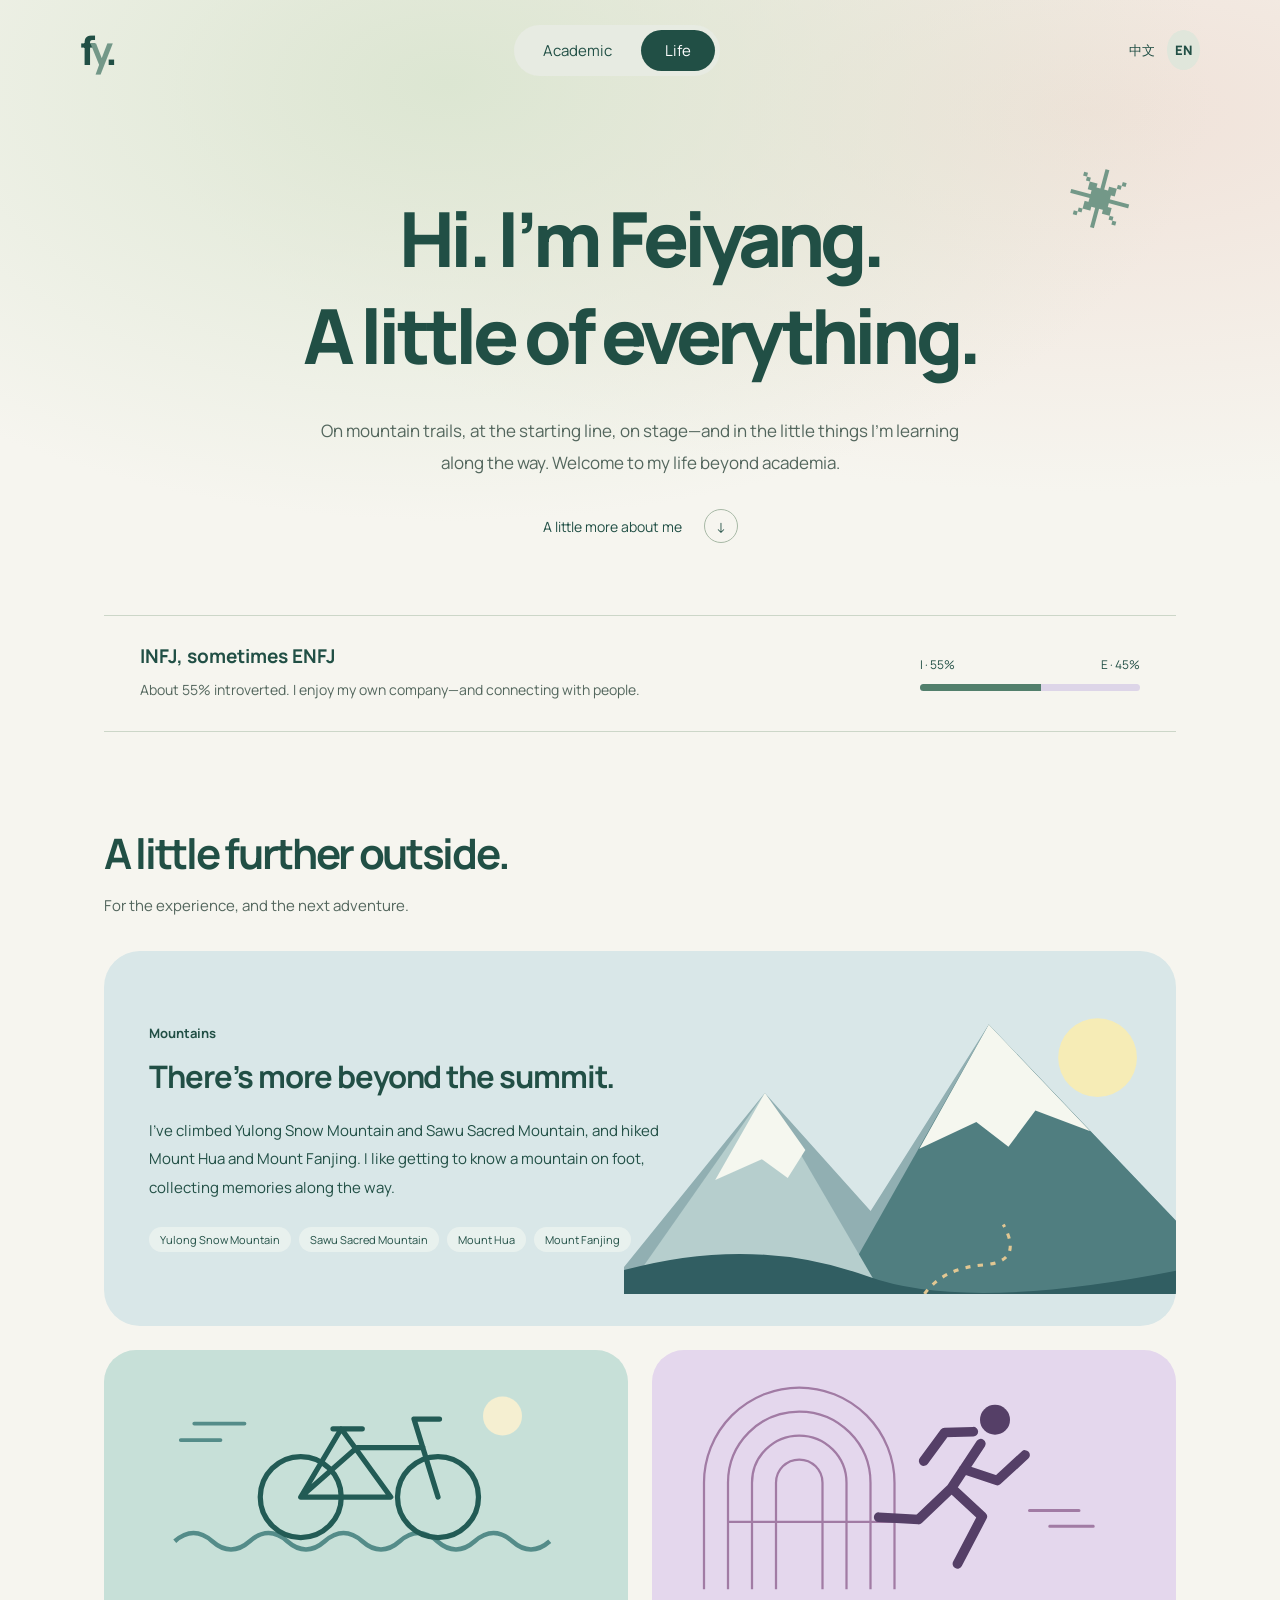
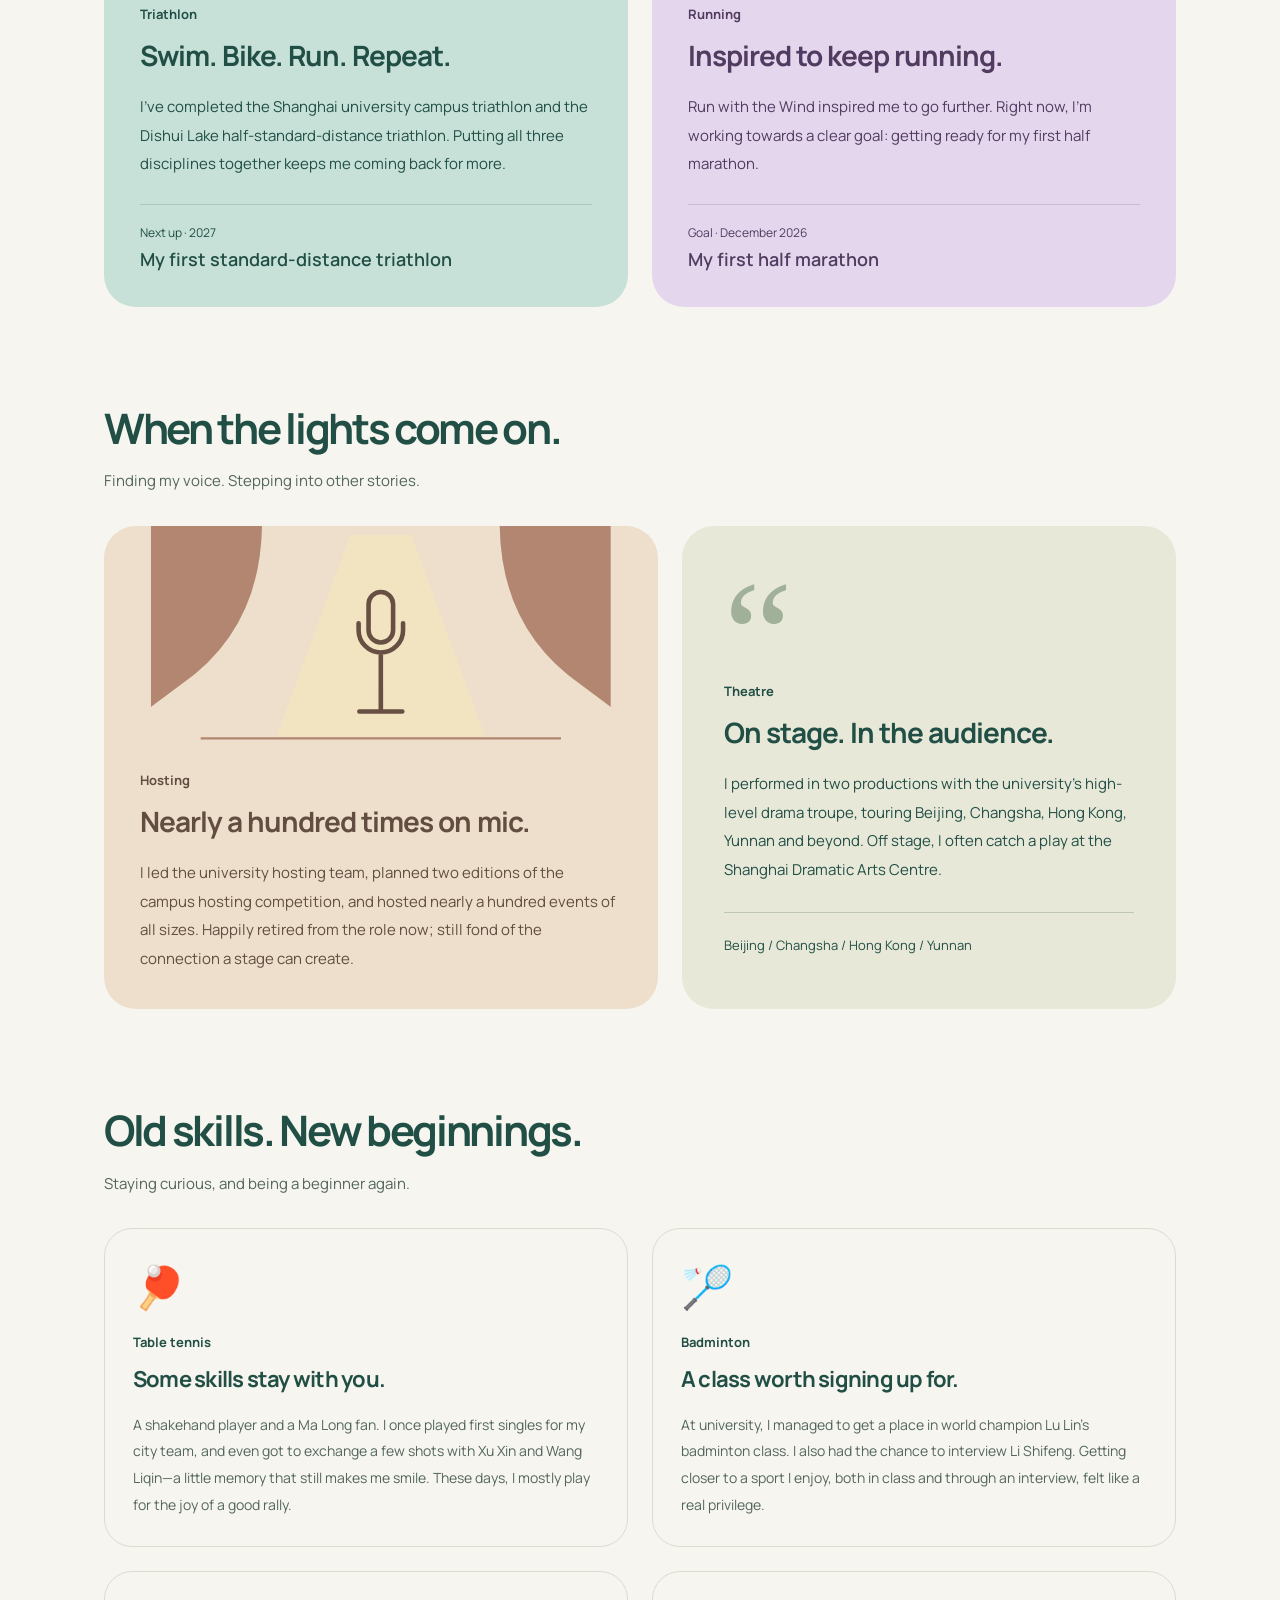
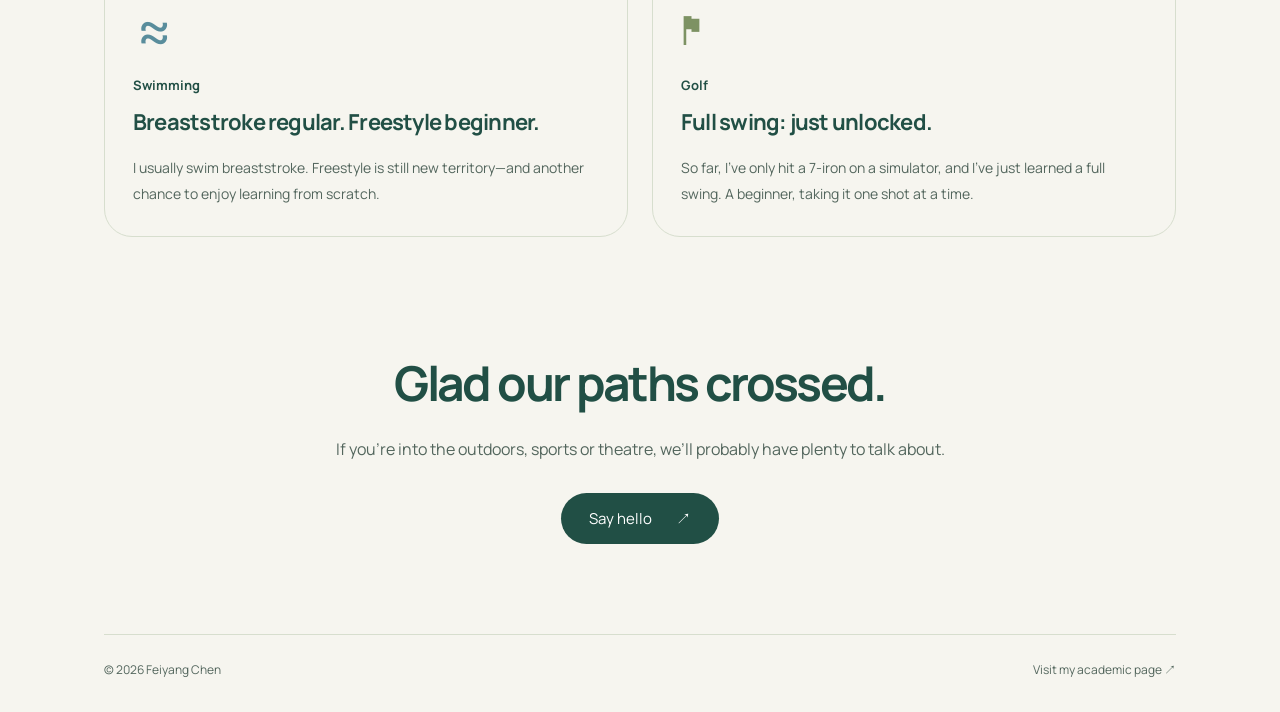
<file: life.html>
<!DOCTYPE html>
<html lang="zh-CN">
<head>
<meta charset="utf-8"><meta name="viewport" content="width=device-width, initial-scale=1">
<meta name="description" content="认识生活中的陈飞扬：登山、铁三、跑步、主持、话剧，以及不断尝试的新爱好。">
<meta name="theme-color" content="#f6f5ef"><title>生活中的陈飞扬 | Feiyang Chen</title>
<link rel="icon" href="static/assets/favicon.ico"><link rel="preconnect" href="https://fonts.googleapis.com"><link rel="preconnect" href="https://fonts.gstatic.com" crossorigin>
<link href="https://fonts.googleapis.com/css2?family=Manrope:wght@400;500;600;700;800&display=swap" rel="stylesheet">
<link rel="stylesheet" href="static/css/life.css?v=20261017-life2">
<script defer src="static/js/language.js?v=20261017-life2"></script><script defer src="static/js/life.js?v=20261017-life2"></script>
</head><body>
<svg class="art-library" xmlns="http://www.w3.org/2000/svg" aria-hidden="true"><defs>
<symbol id="art-mountain" viewBox="0 0 600 300">
<circle cx="457" cy="72" r="38" fill="#f6ecb6"/><path d="M0 274 136 106 238 220 352 40 600 300H0Z" fill="#91afb2"/><path d="m352 40 248 260H205Z" fill="#507e80"/><path d="m352 40-67 120 55-26 31 24 26-35 53 20Z" fill="#f5f7ef"/><path d="M0 300 136 106 249 300Z" fill="#b6cecd"/><path d="m136 106-48 84 45-20 25 18 17-27Z" fill="#f5f7ef"/><path d="M0 277Q125 243 235 283T600 263V300H0Z" fill="#315e62"/><path d="M290 300q18-25 57-28t19-39" fill="none" stroke="#e2c792" stroke-width="3" stroke-dasharray="5 7"/>
</symbol>
<symbol id="art-tri" viewBox="0 0 600 300">
<path d="M45 235q25-22 50 0t50 0t50 0t50 0t50 0t50 0t50 0t50 0t50 0t50 0" fill="none" stroke="#548c89" stroke-width="6"/>
<g fill="none" stroke="#225b55" stroke-width="7" stroke-linecap="round" stroke-linejoin="round"><circle cx="213" cy="176" r="54"/><circle cx="396" cy="176" r="54"/><path d="m213 176 54-91 66 91H213l75-66h88m20 66-32-104h34m-142 13h39"/></g>
<circle cx="482" cy="68" r="26" fill="#f5efd1"/><path d="M71 78h67m-85 22h53" stroke="#548c89" stroke-width="5" stroke-linecap="round"/>
</symbol>
<symbol id="art-run" viewBox="0 0 600 300">
<g fill="none" stroke="#a17ba4" stroke-width="3"><path d="M20 299V157a127 127 0 0 1 254 0v142m-222 0V157a95 95 0 0 1 190 0v142m-190-90h222"/><path d="M84 299V157a63 63 0 0 1 126 0v142m-94 0V157a31 31 0 0 1 62 0v142"/></g>
<g stroke="#553f67" stroke-width="13" fill="none" stroke-linecap="round" stroke-linejoin="round"><path d="m389 105-39 59 41 38-33 63m-9-100-43 41-53-3m113-64 45 15 37-34m-69-31-38 1-28 38"/></g><circle cx="408" cy="73" r="20" fill="#553f67"/>
<path d="M454 194h66m-39 21h58" stroke="#a17ba4" stroke-width="4" stroke-linecap="round"/>
</symbol>
<symbol id="art-stage" viewBox="0 0 600 300">
<path d="M0 0h145q-2 135-106 207L0 236ZM600 0H455q2 135 106 207l39 29Z" fill="#b28670"/><path d="m260 12-96 263h272L340 12Z" fill="#f7e6bc" opacity=".65"/>
<g fill="none" stroke="#684f43" stroke-width="6" stroke-linecap="round"><rect x="284" y="86" width="32" height="66" rx="16"/><path d="M271 127v9a29 29 0 0 0 58 0v-9m-29 38v77m-28 0h56"/></g><path d="M65 277h470" stroke="#b28670" stroke-width="3"/>
</symbol>
</defs></svg>
<a class="skip-link" href="#life-main"><span data-zh="跳至正文" data-en="Skip to content">跳至正文</span></a>
<header class="life-header"><a class="wordmark" href="life.html" data-page-link="life.html" aria-label="Feiyang Chen">f<span>y</span>.</a>
<nav class="mode-switch" aria-label="页面风格" data-label-zh="页面风格" data-label-en="Page style"><a href="index.html" data-page-link="index.html"><span data-zh="学术" data-en="Academic">学术</span></a><a href="life.html" aria-current="page" data-page-link="life.html"><span data-zh="生活" data-en="Life">生活</span></a></nav>
<div class="language-switch" role="group" aria-label="页面语言" data-label-zh="页面语言" data-label-en="Page language"><button data-language="zh" aria-pressed="true" lang="zh-CN">中文</button><button data-language="en" aria-pressed="false" lang="en">EN</button></div></header>
<main id="life-main" tabindex="-1">
<section class="hero"><div class="hero-flower" aria-hidden="true">✳</div>
<h1><span class="english-intro"><span data-zh="" data-en="Hi. I’m Feiyang."></span><br></span><span data-zh="生活，还有很多面。" data-en="A little of everything.">生活，还有很多面。</span></h1>
<p class="hero-intro" data-zh="山野、赛道、舞台，也在日常的小小尝试里。很高兴在这里，与你分享学术之外的我。" data-en="On mountain trails, at the starting line, on stage—and in the little things I’m learning along the way. Welcome to my life beyond academia.">山野、赛道、舞台，也在日常的小小尝试里。很高兴在这里，与你分享学术之外的我。</p>
<a class="explore" href="#outside"><span data-zh="往下走，认识一下" data-en="A little more about me">往下走，认识一下</span> <span aria-hidden="true">↓</span></a>
<div class="personality"><div><strong data-zh="INFJ，偶尔 ENFJ" data-en="INFJ, sometimes ENFJ">INFJ，偶尔 ENFJ</strong><p data-zh="I 属性大约 55%。喜欢独处，也享受与人相遇。" data-en="About 55% introverted. I enjoy my own company—and connecting with people.">I 属性大约 55%。喜欢独处，也享受与人相遇。</p></div><div class="personality-scale" aria-label="55% introverted"><div><span>I · 55%</span><span>E · 45%</span></div><div class="scale-track"><span></span></div></div></div>
</section>
<section class="life-section" id="outside"><div class="section-heading"><h2 data-zh="往山野去，往前一步。" data-en="A little further outside.">往山野去，往前一步。</h2><p data-zh="享受过程，也期待下一次出发。" data-en="For the experience, and the next adventure.">享受过程，也期待下一次出发。</p></div>
<article class="mountain-card"><div class="mountain-copy"><span class="interest-label" data-zh="登山" data-en="Mountains">登山</span><h3 data-zh="去看看，山那边的风景。" data-en="There’s more beyond the summit.">去看看，山那边的风景。</h3><p data-zh="爬过玉龙雪山和萨武神山，也走过华山、梵净山。喜欢用双脚认识一座山，把沿途的风景留在记忆里。" data-en="I’ve climbed Yulong Snow Mountain and Sawu Sacred Mountain, and hiked Mount Hua and Mount Fanjing. I like getting to know a mountain on foot, collecting memories along the way.">爬过玉龙雪山和萨武神山，也走过华山、梵净山。喜欢用双脚认识一座山，把沿途的风景留在记忆里。</p><div class="place-tags"><span data-zh="玉龙雪山" data-en="Yulong Snow Mountain">玉龙雪山</span><span data-zh="萨武神山" data-en="Sawu Sacred Mountain">萨武神山</span><span data-zh="华山" data-en="Mount Hua">华山</span><span data-zh="梵净山" data-en="Mount Fanjing">梵净山</span></div></div><svg class="illustration mountain" viewBox="0 0 600 300" aria-hidden="true"><use href="#art-mountain"/></svg></article>
<div class="two-up"><article class="interest-card tri-card"><svg class="illustration tri" viewBox="0 0 600 300" aria-hidden="true"><use href="#art-tri"/></svg><div class="card-copy"><span class="interest-label" data-zh="铁人三项" data-en="Triathlon">铁人三项</span><h3 data-zh="游、骑、跑。都想试试。" data-en="Swim. Bike. Run. Repeat.">游、骑、跑。都想试试。</h3><p data-zh="完成过上海大学生校园铁三和滴水湖半标铁三。三项连在一起的挑战，让我一直想再往前一步。" data-en="I’ve completed the Shanghai university campus triathlon and the Dishui Lake half-standard-distance triathlon. Putting all three disciplines together keeps me coming back for more.">完成过上海大学生校园铁三和滴水湖半标铁三。三项连在一起的挑战，让我一直想再往前一步。</p><div class="goal"><span data-zh="下一站 · 2027" data-en="Next up · 2027">下一站 · 2027</span><strong data-zh="完成第一个标铁" data-en="My first standard-distance triathlon">完成第一个标铁</strong></div></div></article>
<article class="interest-card run-card"><svg class="illustration run" viewBox="0 0 600 300" aria-hidden="true"><use href="#art-run"/></svg><div class="card-copy"><span class="interest-label" data-zh="跑步" data-en="Running">跑步</span><h3 data-zh="风在前面，我在路上。" data-en="Inspired to keep running.">风在前面，我在路上。</h3><p data-zh="受到《强风吹拂》的感召，开始向更远的距离出发。现在的目标很明确：认真准备人生第一个半程马拉松。" data-en="Run with the Wind inspired me to go further. Right now, I’m working towards a clear goal: getting ready for my first half marathon.">受到《强风吹拂》的感召，开始向更远的距离出发。现在的目标很明确：认真准备人生第一个半程马拉松。</p><div class="goal"><span data-zh="目标 · 2026 年 12 月" data-en="Goal · December 2026">目标 · 2026 年 12 月</span><strong data-zh="人生第一个半马" data-en="My first half marathon">人生第一个半马</strong></div></div></article></div></section>
<section class="life-section" id="stage"><div class="section-heading"><h2 data-zh="灯光亮起的时候。" data-en="When the lights come on.">灯光亮起的时候。</h2><p data-zh="喜欢表达，也喜欢走进别人的故事。" data-en="Finding my voice. Stepping into other stories.">喜欢表达，也喜欢走进别人的故事。</p></div>
<div class="stage-layout"><article class="hosting-card"><svg class="illustration stage" viewBox="0 0 600 300" aria-hidden="true"><use href="#art-stage"/></svg><div class="card-copy"><span class="interest-label" data-zh="主持" data-en="Hosting">主持</span><h3 data-zh="近百次拿起话筒。" data-en="Nearly a hundred times on mic.">近百次拿起话筒。</h3><p data-zh="曾任校主持人团团长，亲手策划了两届校园主持人大赛，主持过大大小小近百场活动。如今已经光荣退休，仍然喜欢舞台上与人交流的感觉。" data-en="I led the university hosting team, planned two editions of the campus hosting competition, and hosted nearly a hundred events of all sizes. Happily retired from the role now; still fond of the connection a stage can create.">曾任校主持人团团长，亲手策划了两届校园主持人大赛，主持过大大小小近百场活动。如今已经光荣退休，仍然喜欢舞台上与人交流的感觉。</p></div></article>
<article class="theatre-card"><div class="theatre-symbol" aria-hidden="true">“</div><span class="interest-label" data-zh="话剧" data-en="Theatre">话剧</span><h3 data-zh="在舞台上，也在观众席。" data-en="On stage. In the audience.">在舞台上，也在观众席。</h3><p data-zh="在学校高水平话剧团参演了两部话剧，随团到北京、长沙、香港、云南等地巡演。台下，也经常去上海话剧艺术中心看剧。" data-en="I performed in two productions with the university’s high-level drama troupe, touring Beijing, Changsha, Hong Kong, Yunnan and beyond. Off stage, I often catch a play at the Shanghai Dramatic Arts Centre.">在学校高水平话剧团参演了两部话剧，随团到北京、长沙、香港、云南等地巡演。台下，也经常去上海话剧艺术中心看剧。</p><div class="tour-route"><span data-zh="北京 / 长沙 / 香港 / 云南" data-en="Beijing / Changsha / Hong Kong / Yunnan">北京 / 长沙 / 香港 / 云南</span></div></article></div></section>
<section class="life-section" id="everyday"><div class="section-heading"><h2 data-zh="有童子功，也有新手村。" data-en="Old skills. New beginnings.">有童子功，也有新手村。</h2><p data-zh="保持好奇，允许自己从头学起。" data-en="Staying curious, and being a beginner again.">保持好奇，允许自己从头学起。</p></div><div class="small-grid">
<article class="small-card old-hand"><div class="sport-mark" aria-hidden="true">🏓</div><span class="interest-label" data-zh="乒乓球" data-en="Table tennis">乒乓球</span><h3 data-zh="童子功还在。" data-en="Some skills stay with you.">童子功还在。</h3><p data-zh="横拍选手，偶像是马龙。曾在市队担任团体一单，也有幸和许昕、王励勤简单对打过几球——值得开心很久的小插曲。现在主要打着玩，享受来回对拉的快乐。" data-en="A shakehand player and a Ma Long fan. I once played first singles for my city team, and even got to exchange a few shots with Xu Xin and Wang Liqin—a little memory that still makes me smile. These days, I mostly play for the joy of a good rally.">横拍选手，偶像是马龙。曾在市队担任团体一单，也有幸和许昕、王励勤简单对打过几球——值得开心很久的小插曲。现在主要打着玩，享受来回对拉的快乐。</p></article><article class="small-card badminton"><div class="sport-mark" aria-hidden="true">🏸</div><span class="interest-label" data-zh="羽毛球" data-en="Badminton">羽毛球</span><h3 data-zh="从抢课，到球场。" data-en="A class worth signing up for.">从抢课，到球场。</h3><p data-zh="大学里抢到了世界冠军卢琳老师的羽毛球课，也曾采访过李诗沣。能在课堂和采访中近距离接触自己喜欢的运动，是很幸运的经历。" data-en="At university, I managed to get a place in world champion Lu Lin’s badminton class. I also had the chance to interview Li Shifeng. Getting closer to a sport I enjoy, both in class and through an interview, felt like a real privilege.">大学里抢到了世界冠军卢琳老师的羽毛球课，也曾采访过李诗沣。能在课堂和采访中近距离接触自己喜欢的运动，是很幸运的经历。</p></article><article class="small-card swim"><div class="sport-mark" aria-hidden="true">≈</div><span class="interest-label" data-zh="游泳" data-en="Swimming">游泳</span><h3 data-zh="蛙泳熟悉，自由泳学习中。" data-en="Breaststroke regular. Freestyle beginner.">蛙泳熟悉，自由泳学习中。</h3><p data-zh="经常游蛙泳，自由泳还是菜鸟。换一种泳姿，也就多了一份从头学习的乐趣。" data-en="I usually swim breaststroke. Freestyle is still new territory—and another chance to enjoy learning from scratch.">经常游蛙泳，自由泳还是菜鸟。换一种泳姿，也就多了一份从头学习的乐趣。</p></article><article class="small-card golf"><div class="sport-mark" aria-hidden="true">⚑</div><span class="interest-label" data-zh="高尔夫" data-en="Golf">高尔夫</span><h3 data-zh="刚解锁，全挥杆。" data-en="Full swing: just unlocked.">刚解锁，全挥杆。</h3><p data-zh="目前只在模拟器上打过七铁，刚刚学会全挥杆。入门选手，慢慢来。" data-en="So far, I’ve only hit a 7-iron on a simulator, and I’ve just learned a full swing. A beginner, taking it one shot at a time.">目前只在模拟器上打过七铁，刚刚学会全挥杆。入门选手，慢慢来。</p></article></div></section>
<section class="closing"><h2 data-zh="很高兴，与你相遇。" data-en="Glad our paths crossed.">很高兴，与你相遇。</h2><p data-zh="如果你也喜欢山野、运动或剧场，我们大概会有很多话可聊。" data-en="If you’re into the outdoors, sports or theatre, we’ll probably have plenty to talk about.">如果你也喜欢山野、运动或剧场，我们大概会有很多话可聊。</p><a href="mailto:cfeiyang370@gmail.com"><span data-zh="打个招呼" data-en="Say hello">打个招呼</span> <span aria-hidden="true">↗</span></a></section>
</main><footer class="life-footer"><span>© 2026 Feiyang Chen</span><a href="index.html" data-page-link="index.html"><span data-zh="回到学术主页" data-en="Visit my academic page">回到学术主页</span> <span aria-hidden="true">↗</span></a></footer>
<div class="sr-only" id="language-status" role="status" aria-live="polite"></div>
</body></html>
</file>
<file: static/css/life.css>
:root{--paper:#f6f5ef;--ink:#214f45;--muted:#53665d;--mint:#c7e0d8;--lilac:#e4d7ed;--blue:#d9e7e8;--sand:#eddfcb;--font:'Manrope','PingFang SC','Microsoft YaHei',sans-serif}
*{box-sizing:border-box}html{scroll-behavior:smooth;scroll-padding-top:100px}body{margin:0;background:var(--paper);color:var(--ink);font-family:var(--font);-webkit-font-smoothing:antialiased}a{color:inherit;text-decoration:none}button{font:inherit;color:inherit;cursor:pointer}a:focus-visible,button:focus-visible{outline:3px solid #42796d;outline-offset:5px}::selection{background:#c7e0d8}p{line-height:1.9;margin:0}h1,h2,h3{margin:0;line-height:1.3}h1,h2{letter-spacing:-.055em}h3{letter-spacing:-.035em}svg{display:block}.art-library{position:absolute;width:0;height:0;overflow:hidden}.sr-only{position:absolute;width:1px;height:1px;overflow:hidden;clip-path:inset(50%)}.skip-link{position:fixed;top:-80px;left:20px;padding:12px;background:white;z-index:10}.skip-link:focus{top:12px}
.life-header{position:relative;z-index:2;max-width:1184px;margin:0 auto;min-height:100px;display:flex;align-items:center;justify-content:space-between;padding:20px 32px;gap:20px}.wordmark{font-size:40px;font-weight:800;letter-spacing:-5px;line-height:1}.wordmark span{color:#739888}.mode-switch{display:flex;gap:5px;border-radius:40px;background:#e7ebe2;padding:5px}.mode-switch a{padding:10px 24px;font-size:15px;border-radius:28px}.mode-switch a[aria-current]{background:var(--ink);color:#fff}.mode-switch a:not([aria-current]):hover{background:#d7e0d2}.language-switch{display:flex;gap:4px}.language-switch button{border:0;background:transparent;font-size:13px;min-height:40px;padding:8px;border-radius:50%}.language-switch button[aria-pressed=true]{background:#e0e6db;font-weight:800}
main{max-width:1120px;margin:auto;padding:0 24px}.hero{position:relative;text-align:center;padding:90px 0 0}.hero:before{content:'';position:absolute;top:-100px;left:50%;width:100vw;transform:translateX(-50%);height:560px;z-index:-1;background:radial-gradient(ellipse at 35% 15%,#dce6d2 0,transparent 65%),radial-gradient(ellipse at 85% 20%,#f0e2d9 0,transparent 60%)}.hero h1{font-size:clamp(40px,6.4vw,78px);font-weight:800;line-height:1.28}.hero-flower{position:absolute;right:4%;top:57px;font-size:64px;color:#739888;transform:rotate(15deg)}.hero-intro{max-width:650px;margin:30px auto 0;color:var(--muted);font-size:17px}.explore{display:inline-flex;align-items:center;gap:22px;margin-top:30px;font-size:14px}.explore span[aria-hidden]{display:grid;place-items:center;width:34px;height:34px;border:1px solid #a8b9a6;border-radius:50%}.explore:hover span[aria-hidden]{background:var(--ink);color:white}.personality{display:flex;align-items:center;justify-content:space-between;gap:30px;text-align:left;margin:72px 0 0;padding:27px 36px;border-top:1px solid #ccd6c8;border-bottom:1px solid #ccd6c8}.personality strong{font-size:19px}.personality p{font-size:14px;color:var(--muted);margin-top:8px}.personality-scale{width:220px;flex-shrink:0;font-size:12px}.personality-scale>div:first-child{display:flex;justify-content:space-between}.scale-track{height:7px;background:#ddd5e8;border-radius:8px;margin-top:11px;overflow:hidden}.scale-track span{display:block;width:55%;height:100%;background:#527f6c}
.life-section{margin-top:94px}.section-heading{margin-bottom:30px}.section-heading h2{font-size:clamp(29px,3.4vw,42px);font-weight:700}.section-heading p{font-size:15px;color:var(--muted);margin-top:12px}.mountain-card{background:var(--blue);border-radius:36px;position:relative;overflow:hidden;min-height:375px;display:flex;align-items:center}.mountain-copy{position:relative;z-index:1;width:55%;padding:45px}.interest-label{font-size:13px;font-weight:700;display:block;margin-bottom:14px}.mountain-copy h3,.card-copy h3,.theatre-card h3{font-size:28px;margin-bottom:20px}.mountain-copy p,.card-copy p,.theatre-card p{font-size:15px;max-width:44em}.place-tags{display:flex;flex-wrap:wrap;gap:8px;margin-top:25px}.place-tags span{font-size:11px;background:#eff5f1b3;border-radius:16px;padding:5px 11px}.mountain-card>.illustration{position:absolute;width:58%;right:-70px;bottom:0;height:100%;object-fit:contain}.two-up{display:grid;grid-template-columns:1fr 1fr;gap:24px;margin-top:24px}.interest-card{border-radius:32px;overflow:hidden;display:flex;flex-direction:column}.tri-card{background:var(--mint)}.run-card{background:var(--lilac);color:#513b60}.interest-card>.illustration{width:100%;height:225px;margin-top:15px}.card-copy{padding:15px 36px 36px;display:flex;flex:1;flex-direction:column}.goal{border-top:1px solid #46605433;margin-top:auto;padding-top:19px;display:flex;flex-direction:column;gap:6px}.card-copy p+.goal{margin-top:25px}.goal span{font-size:12px}.goal strong{font-size:18px;font-weight:600}
.stage-layout{display:grid;grid-template-columns:1.12fr 1fr;gap:24px}.hosting-card{background:var(--sand);border-radius:32px;overflow:hidden;color:#624d40}.hosting-card>.illustration{height:230px;width:100%}.theatre-card{background:#e8e8d9;border-radius:32px;padding:42px;display:flex;flex-direction:column;justify-content:center}.theatre-symbol{font-family:Georgia,serif;font-size:155px;line-height:.75;color:#a1b098;height:105px}.tour-route{font-size:13px;border-top:1px solid #bdc7b3;margin-top:28px;padding-top:21px;line-height:1.8}.small-grid{display:grid;grid-template-columns:repeat(2,1fr);gap:24px}.small-card{padding:28px;border:1px solid #d7dece;border-radius:28px}.sport-mark{font-size:42px;line-height:1.4;height:76px}.swim .sport-mark{color:#598d9c;font-size:64px;line-height:1}.golf .sport-mark{color:#7d9263}.small-card h3{font-size:22px;margin-bottom:18px}.small-card p{font-size:14px;color:var(--muted)}.closing{text-align:center;margin:115px auto 90px;max-width:650px}.closing h2{font-size:clamp(32px,4vw,48px)}.closing p{color:var(--muted);font-size:16px;margin:20px 0 28px}.closing a{display:inline-flex;gap:24px;align-items:center;background:var(--ink);color:white;border-radius:40px;padding:15px 28px;font-size:15px}.closing a:hover{background:#326c59}.life-footer{border-top:1px solid #d7dece;max-width:1072px;margin:auto;padding:26px 0 32px;display:flex;justify-content:space-between;gap:20px;font-size:12px;color:var(--muted)}.life-footer a:hover{text-decoration:underline}
html[lang=en] .hero h1{font-size:clamp(40px,6.2vw,76px);letter-spacing:-.065em}html[lang=en] .mountain-copy{width:56%}html[lang=en] .mountain-copy h3{font-size:31px}
@media(max-width:800px){.hero{padding-top:65px}.hero-flower{right:0;top:15px;font-size:45px}.personality{padding:24px 10px}.personality-scale{width:155px}.mountain-copy,html[lang=en] .mountain-copy{width:64%;padding:32px}.mountain-card>.illustration{right:-130px;width:66%}.small-grid{gap:14px}.small-card{padding:22px}.card-copy{padding:16px 26px 30px}.theatre-card{padding:30px}.life-footer{margin:0 24px}.stage-layout{grid-template-columns:1fr 1fr}}
@media(max-width:600px){html{scroll-padding-top:24px}.life-header{min-height:80px;padding:16px 20px;gap:10px}.wordmark{font-size:34px}.mode-switch a{font-size:12px;padding:9px 15px}.language-switch{gap:0}.language-switch button{padding:6px;min-width:31px;font-size:12px}main{padding:0 20px}.hero{padding-top:55px}.hero h1,html[lang=en] .hero h1{font-size:clamp(32px,8.3vw,49px)}.hero-flower{font-size:34px;top:6px;right:4%}.hero-intro{font-size:15px;text-align:left;max-width:360px;margin-top:25px}.personality{margin-top:48px;flex-direction:column;align-items:stretch;gap:20px;padding:23px 3px}.personality-scale{width:100%;max-width:290px}.personality p{font-size:13px}.life-section{margin-top:60px}.section-heading p{font-size:13px}.mountain-card{min-height:510px;display:block;border-radius:28px}.mountain-copy,html[lang=en] .mountain-copy{width:100%;padding:30px 26px 220px}.mountain-card>.illustration{width:100%;height:auto;right:0}.mountain-copy h3,.card-copy h3,.theatre-card h3,html[lang=en] .mountain-copy h3{font-size:25px}.two-up,.stage-layout,.small-grid{grid-template-columns:1fr;gap:20px}.interest-card>.illustration{height:190px}.small-card{padding:26px}.small-card h3{font-size:23px}.sport-mark{height:65px}.small-card p{font-size:15px}.closing{margin:70px auto 60px}.closing p{font-size:14px}.life-footer{flex-wrap:wrap;gap:12px;padding-bottom:28px}.theatre-card{padding:32px 26px}.theatre-symbol{height:78px;font-size:120px}}
@media(prefers-reduced-motion:reduce){html{scroll-behavior:auto}}

html[lang="zh-CN"] .english-intro { display: none; }
</file>
